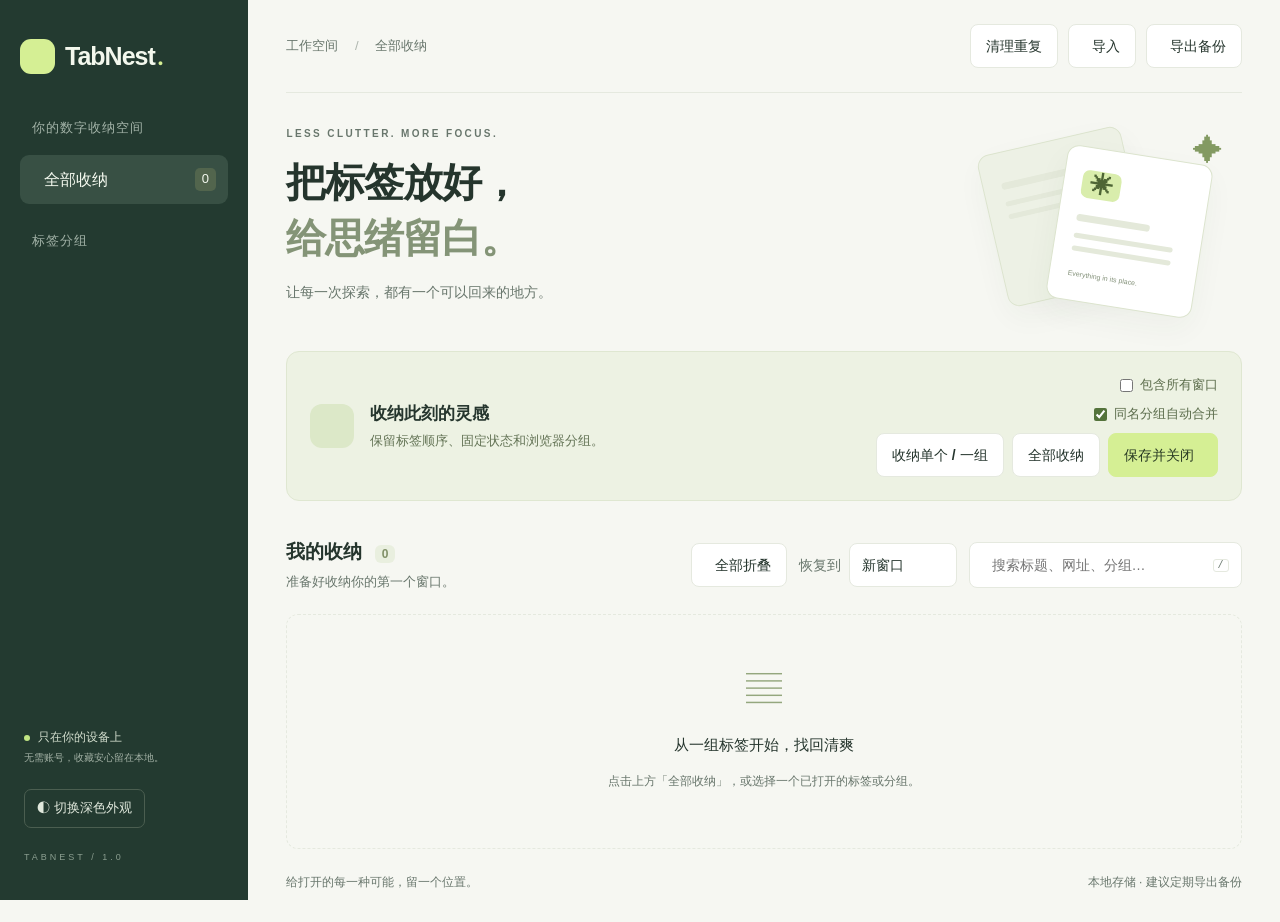
<file: index.html>
<!doctype html>
<!-- 标签收纳管理页：语义化表单、可键盘访问的操作和本地备份入口。 -->
<html lang="zh-CN">
<head>
    <meta charset="UTF-8">
    <meta name="viewport" content="width=device-width, initial-scale=1">
    <title>TabNest · 标签收纳</title>
    <link rel="icon" href="icon.png">
    <link rel="stylesheet" href="styles.css">
    <script src="app.js" type="module"></script>
</head>
<body>
    <aside class="sidebar">
        <a class="brand" href="index.html"><span class="brand-mark" data-icon="archive"></span>
            TabNest<span class="brand-dot">●</span></a>
        <nav class="sidebar-nav" aria-label="收纳分组">
            <p class="sidebar-label">你的数字收纳空间</p>
            <button class="nav active" id="all-records" aria-current="page">
                <span data-icon="grid"></span> 全部收纳 <b id="side-count">0</b></button>
            <p class="sidebar-label group-label">标签分组</p>
            <div id="group-nav"></div>
        </nav>
        <div class="sidebar-bottom">
            <div class="local-note"><span class="status-dot"></span> 只在你的设备上<br><small>无需账号，收藏安心留在本地。</small></div>
            <button id="theme" class="theme-button">◐ 切换深色外观</button>
            <span class="version">TABNEST / 1.0</span>
        </div>
    </aside>
    <main>
        <header class="topbar">
            <span class="breadcrumb">工作空间 <span>/</span> <b id="current-view">全部收纳</b></span>
            <div class="toolbar">
                <button id="deduplicate" class="button" title="相同网址仅保留最新记录中的副本">清理重复</button>
                <button id="import-open" class="button"><span data-icon="upload"></span> 导入</button>
                <button id="export-open" class="button"><span data-icon="download"></span> 导出备份</button>
            </div>
        </header>
        <section class="intro">
            <div><p class="eyebrow">LESS CLUTTER. MORE FOCUS.</p>
                <h1>把标签放好，<br><span>给思绪留白。</span></h1>
                <p class="intro-copy">让每一次探索，都有一个可以回来的地方。</p>
            </div>
            <div class="hero-art" aria-hidden="true">
                <div class="art-card art-back"><i></i><em></em><em></em></div>
                <div class="art-card art-front"><b>✳</b><i></i><em></em><em></em>
                    <span>Everything in its place.</span></div>
                <span class="art-spark">✦</span>
            </div>
        </section>
        <section class="capture-panel" aria-label="收纳标签">
            <div class="capture-icon" data-icon="archive" aria-hidden="true"></div>
            <div class="capture-copy"><h2>收纳此刻的灵感</h2>
                <p>保留标签顺序、固定状态和浏览器分组。</p></div>
            <div class="capture-actions">
                <label class="scope"><input type="checkbox" id="all-windows"> 包含所有窗口</label>
                <label class="scope" title="同名非空分组合并到最新记录，使用最新分组颜色">
                    <input type="checkbox" id="merge-groups" checked> 同名分组自动合并</label>
                <div><button id="choose-open" class="button">收纳单个 / 一组</button>
                    <button id="save-only" class="button">全部收纳</button>
                    <button id="save-close" class="button primary">保存并关闭
                        <span data-icon="external"></span></button></div>
            </div>
        </section>
        <section class="collection" aria-label="已保存的标签">
            <div class="collection-head">
                <div><h2><strong id="collection-title">我的收纳</strong> <span id="record-count">0</span></h2>
                    <p id="stats">准备好收纳你的第一个窗口。</p></div>
                <div class="collection-tools">
                    <button id="collapse-all" class="button collapse-all" type="button" aria-label="全部折叠">
                        <span data-icon="chevron"></span><span>全部折叠</span></button>
                    <label class="restore-choice">恢复到
                        <span class="select-wrap"><select id="restore-target"><option value="current">当前窗口</option>
                            <option value="new" selected>新窗口</option></select>
                            <span data-icon="chevron" class="select-arrow"></span></span></label>
                    <label class="search"><span data-icon="search" aria-hidden="true"></span>
                    <input id="search" type="search" placeholder="搜索标题、网址、分组…" aria-label="搜索收纳">
                        <kbd>/</kbd></label>
                </div>
            </div>
            <div id="records"></div>
            <div id="empty" class="empty"><div>▤</div><h3>从一组标签开始，找回清爽</h3>
                <p>点击上方「全部收纳」，或选择一个已打开的标签或分组。</p></div>
        </section>
        <footer>给打开的每一种可能，留一个位置。<span>本地存储 · 建议定期导出备份</span></footer>
    </main>
    <dialog id="choose-dialog">
        <div class="dialog-head"><h2>从当前窗口选择</h2>
            <button class="icon-button" data-dismiss aria-label="关闭">×</button></div>
        <iframe id="choose-frame" title="选择已打开的标签或分组" width="380" height="580"></iframe>
    </dialog>
    <dialog id="import-dialog">
        <form id="import-form"><div class="dialog-head"><h2>带上你的收藏</h2>
            <button type="button" class="icon-button" data-dismiss aria-label="关闭">×</button></div>
            <p>支持 TabNest JSON 备份、OneTab 导出文本。导入将添加新记录，不覆盖现有内容。</p>
            <label class="file-label">选择备份文件（最大 15 MB）
                <input type="file" id="import-file" accept=".json,.txt,application/json,text/plain"></label>
            <label class="field">或粘贴 OneTab 文本 / JSON
                <textarea id="import-text" rows="8" placeholder="https://example.com | 页面标题"></textarea></label>
            <p class="muted">文本按空行建立「导入分组 1、2…」，自动跳过内部页。
                重复导入会为已有未分组链接补回分组；完整备份请用 JSON。</p>
            <label class="field"><input type="checkbox" id="import-merge" checked> 自动合并同名分组</label>
            <button class="button primary" type="submit">导入到收纳</button>
        </form>
    </dialog>
    <dialog id="export-dialog">
        <form id="export-form"><div class="dialog-head"><h2>为收藏留一份备份</h2>
            <button type="button" class="icon-button" data-dismiss aria-label="关闭">×</button></div>
            <label class="radio"><input type="radio" name="format" value="json" checked>
                <span><b>TabNest JSON</b><small>完整保存分组、颜色、顺序和固定状态，推荐。</small></span></label>
            <label class="radio"><input type="radio" name="format" value="txt">
                <span><b>OneTab 文本</b><small>便于迁移与分享；不包含分组名称、颜色和固定状态。</small></span></label>
            <button class="button primary" type="submit">下载备份</button>
        </form>
    </dialog>
    <dialog id="rename-dialog">
        <form id="rename-form"><div class="dialog-head"><h2>换个好记的名字</h2>
            <button type="button" class="icon-button" data-dismiss aria-label="关闭">×</button></div>
            <label class="field">名称<input id="rename-input" required maxlength="200"></label>
            <button class="button primary" type="submit">保存名称</button>
        </form>
    </dialog>
    <dialog id="delete-dialog">
        <form id="delete-form"><h2>删除这条收纳记录？</h2><p>此操作不会关闭已打开的标签。删除后无法撤销，建议先导出备份。</p>
            <div class="dialog-actions"><button type="button" class="button" data-dismiss>取消</button>
                <button type="submit" class="button danger">确认删除</button></div></form>
    </dialog>
    <div id="toast" role="status" aria-live="polite" hidden></div>
</body>
</html>
</file>
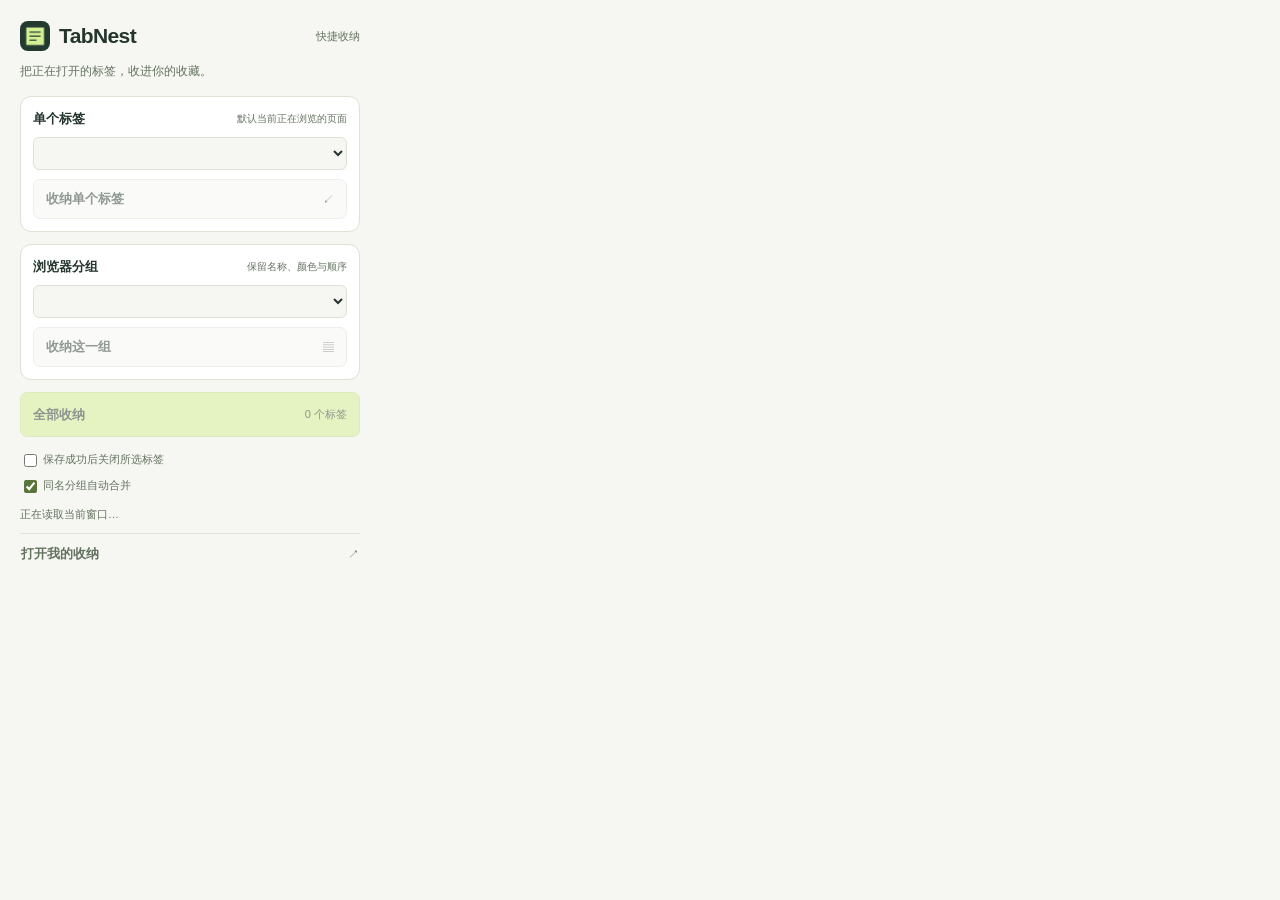
<file: popup.html>
<!doctype html>
<!-- 从当前浏览窗口直接收纳单个标签、原生分组或窗口全部标签。 -->
<html lang="zh-CN">
<head>
    <meta charset="UTF-8">
    <meta name="viewport" content="width=device-width, initial-scale=1">
    <title>TabNest · 快捷收纳</title>
    <link rel="stylesheet" href="popup.css">
    <script type="module" src="popup.js"></script>
</head>
<body>
    <header><img src="icon.png" width="30" height="30" alt=""><b>TabNest</b><span>快捷收纳</span></header>
    <p class="lead">把正在打开的标签，收进你的收藏。</p>
    <section>
        <label for="tab-choice">单个标签 <span>默认当前正在浏览的页面</span></label>
        <select id="tab-choice" aria-label="选择要收纳的标签"></select>
        <button id="capture-tab" disabled>收纳单个标签 <span>↙</span></button>
    </section>
    <section>
        <label for="group-choice">浏览器分组 <span>保留名称、颜色与顺序</span></label>
        <select id="group-choice" aria-label="选择要收纳的分组"></select>
        <button id="capture-group" disabled>收纳这一组 <span>▤</span></button>
    </section>
    <button id="capture-window" class="primary" disabled>全部收纳 <span id="window-count">0 个标签</span></button>
    <div class="settings">
        <label><input id="close-tabs" type="checkbox"> 保存成功后关闭所选标签</label>
        <label><input id="merge-groups" type="checkbox" checked> 同名分组自动合并</label>
    </div>
    <p id="status" role="status" aria-live="polite">正在读取当前窗口…</p>
    <button id="open-manager" class="manager">打开我的收纳 <span>↗</span></button>
</body>
</html>
</file>
<file: styles.css>
/* 管理页视觉：暖白画布、墨绿导航和层叠卡片，同时覆盖暗色、窄屏与键盘焦点。 */
:root {
    color-scheme: light;
    --bg: #f6f7f2;
    --surface: #fff;
    --ink: #25352d;
    --muted: #68766c;
    --line: #e5e9df;
    --soft: #f3f6ed;
    --accent: #d5ef94;
    font: 15px/1.6 "Segoe UI", "Microsoft YaHei", sans-serif;
}
* { box-sizing: border-box; }
body { margin: 0; background: var(--bg); color: var(--ink); font: inherit; }
button, input, textarea, select { font: inherit; }
button { cursor: pointer; }
button, a, input, textarea { -webkit-tap-highlight-color: transparent; }
button:focus-visible, a:focus-visible, input:focus-visible, textarea:focus-visible, select:focus-visible {
    outline: 3px solid #7aa546; outline-offset: 3px;
}
button:disabled { cursor: wait; opacity: .55; }
button { color: inherit; }
.icon { display: block; width: 20px; height: 20px; flex-shrink: 0; }
[data-icon] { display: inline-flex; align-items: center; justify-content: center; flex-shrink: 0; }
.brand-mark .icon, .capture-icon .icon { width: 24px; height: 24px; }
.chevron { color: #607565; transition: transform .15s ease; }
.chevron.is-closed { transform: rotate(-90deg); }
.collapse-all .icon { transition: transform .15s ease; }
.collapse-all .icon.is-closed { transform: rotate(-90deg); }
.sidebar { position: fixed; inset: 0 auto 0 0; width: 248px; padding: 36px 20px; background: #233a30;
    color: #f3f8ed; display: flex; flex-direction: column; }
.sidebar-nav { flex: 1; min-height: 0; overflow-y: auto; margin: 20px -5px; padding: 0 5px;
    scrollbar-width: thin; scrollbar-color: #59705f transparent; }
.brand { display: flex; align-items: center; gap: 10px; color: inherit; text-decoration: none;
    font-size: 25px; font-weight: 650; letter-spacing: -1px; }
.brand-mark { display: grid; place-items: center; width: 35px; height: 35px; background: #d5ef94;
    color: #233a30; border-radius: 11px; font-size: 27px; }
.brand-dot { color: #d5ef94; font-size: 9px; margin-top: 14px; margin-left: -7px; }
.sidebar-label { font-size: 13px; color: #a2b2a7; margin: 22px 12px 16px; letter-spacing: 1px; }
.group-label { margin-top: 27px; margin-bottom: 9px; }
.nav { width: 100%; border: 0; border-radius: 9px; padding: 12px; display: flex; gap: 12px; align-items: center;
    background: transparent; color: #d1ddcf; text-align: left; margin-bottom: 5px;
    font-size: 16px; font-weight: 500; line-height: 1.6; }
.nav:hover { background: #30483b; }
.nav.active { background: #385044; color: #f4f9ef; }
.nav-title { overflow: hidden; text-overflow: ellipsis; white-space: nowrap; min-width: 0; }
.nav b { margin-left: auto; font-size: 13px; background: #52654d; padding: 1px 7px; border-radius: 5px;
    flex-shrink: 0; font-weight: 500; }
.sidebar-bottom { flex-shrink: 0; padding: 0 4px; }
.brand { flex-shrink: 0; }
.local-note { font-size: 12px; color: #d2ddcd; }
.status-dot { display: inline-block; width: 6px; height: 6px; border-radius: 50%;
    background: #c1e583; margin-right: 5px; }
.local-note small { color: #a3b1a5; font-size: 10px; }
.theme-button { margin: 22px 0; border: 1px solid #4b5e50; border-radius: 7px;
    padding: 8px 12px; background: transparent; color: #e0e8dc; font-size: 13px;
    display: inline-flex; gap: 8px; align-items: center; }
.version { display: block; color: #8b9e90; font-size: 9px; letter-spacing: 3px; }
/* 两侧使用同一间距，避免超宽窗口的剩余空间全部堆在右侧。 */
main { margin-left: 248px; padding: 0 clamp(28px, 3vw, 64px); }
.topbar { height: 93px; display: flex; align-items: center; justify-content: space-between;
    border-bottom: 1px solid var(--line); }
.breadcrumb { font-size: 13px; color: var(--muted); }
.breadcrumb b { font-weight: 400; overflow-wrap: anywhere; }
.collection-head h2 strong { font-weight: inherit; overflow-wrap: anywhere; }
.breadcrumb span { padding: 0 13px; opacity: .5; }
.toolbar { display: flex; gap: 10px; }
.button { border: 1px solid var(--line); border-radius: 8px; background: var(--surface);
    padding: 10px 15px; font-size: 14px; font-weight: 550; transition: background .15s, transform .15s;
    display: inline-flex; align-items: center; justify-content: center; gap: 8px; white-space: nowrap; }
.button:hover { background: var(--soft); transform: translateY(-1px); }
.primary { background: var(--accent); border-color: var(--accent); color: #283a23; }
.primary:hover { background: #c6e580; }
.intro { min-height: 258px; display: flex; align-items: center; justify-content: space-between; padding: 25px 0; }
.eyebrow { color: var(--muted); font-size: 10px; font-weight: 600; letter-spacing: 2.4px; margin: 0 0 13px; }
h1 { font-size: clamp(29px, 3.1vw, 43px); letter-spacing: -1px; line-height: 1.4; margin: 0; font-weight: 600; }
h1 span { color: #849477; }
.intro-copy { margin-top: 15px; font-size: 14px; color: var(--muted); }
.hero-art { width: 220px; height: 190px; position: relative; margin-right: 34px; }
.art-card { position: absolute; width: 147px; height: 155px; border-radius: 12px; padding: 18px;
    border: 1px solid #dce4ce; box-shadow: 0 12px 30px #32402c0b; }
.art-back { transform: rotate(-13deg); top: 12px; left: 3px; background: #edf1e5; }
.art-front { transform: rotate(9deg); right: 5px; top: 27px; background: #fff; }
.art-card i, .art-card em { display: block; border-radius: 3px; height: 7px; width: 74px;
    background: #e4e9da; margin: 12px 0; }
.art-card em { width: 100px; height: 5px; margin: 8px 0; }
.art-front b { background: #d9edac; padding: 1px 8px; border-radius: 7px; font-size: 23px; color: #4e6535; }
.art-front span { font-size: 7px; color: #829078; }
.art-spark { position: absolute; top: 0; right: -15px; font-size: 30px; color: #839a62; }
.capture-panel { background: #edf2e3; border: 1px solid #dfe7d1; border-radius: 13px;
    display: flex; align-items: center; gap: 16px; padding: 23px; }
.capture-icon { width: 44px; height: 44px; background: #dce8c8; display: grid; place-items: center;
    border-radius: 12px; font-size: 23px; color: #55713b; }
h2 { font-size: 17px; font-weight: 600; margin: 0; }
.capture-copy p { margin: 4px 0 0; color: #647456; font-size: 13px; }
.capture-actions { margin-left: auto; text-align: right; }
.capture-actions > div { display: flex; flex-wrap: wrap; gap: 8px; }
.scope { display: block; font-size: 13px; margin-bottom: 8px; color: #5b6c4b; }
input[type="checkbox"], input[type="radio"] { accent-color: #54733b; vertical-align: middle; }
.collection { margin-top: 36px; }
.collection-head { display: flex; align-items: center; justify-content: space-between; gap: 16px;
    margin-bottom: 21px; }
.collection-head h2 { font-size: 19px; }
.collection-head h2 span { font-size: 12px; margin-left: 7px; color: #809067; background: #e9efdf;
    border-radius: 6px; padding: 2px 7px; }
.collection-head p { font-size: 13px; color: var(--muted); margin: 5px 0 0; }
.collection-tools { display: flex; align-items: center; justify-content: flex-end; gap: 12px; flex-wrap: wrap; }
.restore-choice { display: flex; align-items: center; gap: 8px; color: var(--muted); font-size: 14px; }
.restore-choice select { background: var(--surface); color: var(--ink); border: 1px solid var(--line);
    border-radius: 8px; padding: 10px 38px 10px 12px; appearance: none; cursor: pointer; }
.select-wrap { position: relative; display: inline-flex; }
.select-arrow { position: absolute; right: 10px; top: 50%; transform: translateY(-50%); pointer-events: none; }
.search { background: var(--surface); border: 1px solid var(--line); display: flex; align-items: center;
    padding: 6px 12px; border-radius: 8px; gap: 8px; }
.search > span { color: var(--muted); }
.search input { background: transparent; border: 0; outline: none; color: var(--ink);
    width: 215px; font-size: 14px; min-height: 32px; }
.search:focus-within { outline: 2px solid #7aa546; }
kbd { font: 10px monospace; color: var(--muted); padding: 0 4px; border: 1px solid var(--line); border-radius: 3px; }
.record { background: var(--surface); border: 1px solid var(--line); border-radius: 12px;
    margin-bottom: 16px; overflow: hidden; }
.record-head { padding: 18px 21px; display: flex; align-items: center; gap: 10px; }
.record-title { min-width: 0; flex: 1; }
.record-title h3 { margin: 0; font-size: 16px; font-weight: 600; overflow-wrap: anywhere; }
.record-title p { margin: 4px 0 0; font-size: 12px; color: var(--muted); }
.record-symbol { border-radius: 11px; background: var(--soft); color: #728c53; width: 42px; height: 42px;
    display: grid; place-items: center; font-size: 20px; margin-right: 4px; flex-shrink: 0; }
.icon-button { border: 0; background: transparent; border-radius: 8px; padding: 8px; min-width: 36px;
    min-height: 36px; display: inline-flex; align-items: center; justify-content: center; color: var(--muted); }
.icon-button:hover { background: var(--soft); }
.text-button { background: transparent; border: 0; color: #607b47; font-size: 14px;
    border-radius: 6px; padding: 7px 9px; display: inline-flex; align-items: center; gap: 6px; }
.text-button:hover { background: var(--soft); }
.record-body { padding: 0 21px 12px; }
.group { border-top: 1px solid var(--line); padding-top: 7px; }
.group-header { display: flex; align-items: center; gap: 6px; padding: 5px 0 9px; }
.group-name { border: 0; background: transparent; font-size: 15px; font-weight: 550;
    display: flex; align-items: center; gap: 9px; min-width: 0; min-height: 36px;
    text-align: left; padding: 6px; border-radius: 7px; overflow-wrap: anywhere; }
.group-name:hover { background: var(--soft); }
.group-count { color: var(--muted); font-size: 12px; font-weight: 400; background: var(--soft);
    border-radius: 5px; padding: 1px 7px; }
.group-header .text-button { margin-left: auto; flex-shrink: 0; }
.color-dot { width: 9px; height: 9px; border-radius: 50%; background: #9baca0; flex-shrink: 0; }
.color-blue { background: #5c92e8; }
.color-red { background: #df706f; }
.color-yellow { background: #dfbd55; }
.color-green { background: #7ca56b; }
.color-pink { background: #db90bd; }
.color-purple { background: #a381d4; }
.color-cyan { background: #64b7be; }
.color-orange { background: #dd9c65; }
.tab-row { display: flex; align-items: center; gap: 12px; padding: 10px 8px; min-height: 58px; border-radius: 9px; }
.tab-row:hover { background: var(--soft); }
.delete-tab { flex-shrink: 0; color: var(--muted); }
.delete-tab:hover { color: #bd4c43; background: #bd4c4315; }
.undo-button { margin-left: 14px; color: #d5ef94; background: transparent; border: 0;
    text-decoration: underline; font: inherit; padding: 4px 6px; }
.favicon { display: grid; place-items: center; width: 36px; height: 36px; border: 1px solid var(--line);
    border-radius: 10px; color: #526e41; background: var(--soft); font: 600 13px "Segoe UI", sans-serif;
    letter-spacing: .3px; flex-shrink: 0; }
.tab-link { text-decoration: none; color: var(--ink); flex: 1; min-width: 0; font-size: 16px;
    overflow: hidden; text-overflow: ellipsis; white-space: nowrap; }
.tab-link:hover { color: #76924e; }
.tab-domain { color: var(--muted); font-size: 13px; max-width: 220px; overflow: hidden;
    white-space: nowrap; text-overflow: ellipsis; }
.pin { font-size: 12px; color: var(--muted); }
.empty { text-align: center; padding: 45px 20px; border: 1px dashed var(--line); border-radius: 12px; }
.empty > div { font-size: 36px; color: #94a77e; }
.empty h3 { font-size: 15px; font-weight: 500; }
.empty p { font-size: 12px; color: var(--muted); }
footer { display: flex; justify-content: space-between; padding: 24px 0 30px; font-size: 12px; color: var(--muted); }
dialog { width: min(540px, 92vw); background: var(--surface); color: var(--ink); border: 1px solid var(--line);
    border-radius: 16px; padding: 26px; box-shadow: 0 24px 100px #122d3333; }
dialog::backdrop { background: #132a2455; backdrop-filter: blur(4px); }
#choose-dialog { width: 420px; padding: 18px; }
#choose-frame { display: block; border: 0; max-width: 100%; }
.dialog-head { display: flex; align-items: center; justify-content: space-between; margin-bottom: 12px; }
dialog p { font-size: 12px; color: var(--muted); }
.field, .file-label { display: block; margin: 18px 0; font-size: 12px; }
.field input, textarea { display: block; width: 100%; border: 1px solid var(--line); border-radius: 7px;
    background: var(--bg); color: var(--ink); padding: 10px; margin-top: 7px; }
textarea { resize: vertical; }
input[type="file"] { display: block; margin-top: 9px; max-width: 100%; font-size: 12px; }
.radio { display: flex; align-items: flex-start; gap: 10px; border: 1px solid var(--line);
    padding: 15px; border-radius: 9px; margin: 16px 0; }
.radio small { display: block; color: var(--muted); font-size: 11px; margin-top: 4px; }
.dialog-actions { display: flex; justify-content: flex-end; gap: 10px; margin-top: 22px; }
.danger { background: #a13c35; color: #fff; border-color: #a13c35; }
.danger:hover { background: #87312b; }
#toast { position: fixed; bottom: 26px; left: calc(50% + 100px); transform: translateX(-50%);
    background: #273e32; color: #f3f8e9; border-radius: 10px; padding: 13px 20px;
    box-shadow: 0 5px 30px #0002; max-width: min(650px, 85vw); z-index: 5; font-size: 14px; }
#toast.error { background: #8b3b35; }
[hidden] { display: none !important; }
:root[data-theme="dark"] { color-scheme: dark; --bg: #18221d; --surface: #222f27; --ink: #e5eddf;
    --muted: #a1b09c; --line: #364338; --soft: #2c3a2f; }
[data-theme="dark"] .capture-panel { background: #2b3828; border-color: #425038; }
[data-theme="dark"] .capture-copy p, [data-theme="dark"] .scope { color: #b0c39c; }
[data-theme="dark"] .text-button, [data-theme="dark"] .favicon { color: #afc792; }
[data-theme="dark"] .chevron { color: #adc0a9; }
@media (max-width: 1100px) {
    .sidebar { width: 190px; }
    main { margin-left: 190px; padding: 0 4%; }
    .hero-art { margin-right: 0; transform: scale(.88); }
    .capture-panel { flex-wrap: wrap; }
    .capture-actions { display: flex; align-items: center; gap: 16px; width: 100%; justify-content: flex-end; }
    .scope { margin-bottom: 0; }
}
@media (max-width: 760px) {
    .sidebar { position: relative; width: 100%; padding: 18px 24px; }
    .sidebar-label, .sidebar-bottom { display: none; }
    .sidebar-nav { flex: none; display: flex; gap: 6px; overflow-x: auto; margin: 15px 0 0; padding: 0 0 4px; }
    #group-nav { display: flex; gap: 6px; }
    .nav { width: auto; flex-shrink: 0; white-space: nowrap; padding: 8px 10px; margin-bottom: 0; }
    .nav-title { max-width: 150px; }
    main { margin-left: 0; padding: 0 5%; }
    .topbar { min-height: 73px; height: auto; padding: 12px 0; gap: 10px; flex-wrap: wrap; }
    .hero-art { display: none; }
    .intro { min-height: 230px; }
    .collection-head { align-items: stretch; flex-direction: column; }
    .collection-tools { justify-content: flex-start; }
    .search input { width: 100%; }
    .capture-panel { padding: 16px; }
    .capture-actions { flex-wrap: wrap; justify-content: flex-start; }
    .record-head { padding: 13px; flex-wrap: wrap; }
    .record-body { padding: 0 12px 12px; }
    .record-symbol, .tab-domain { display: none; }
    .record-head .button { padding: 7px 9px; }
    footer { gap: 10px; flex-direction: column; }
    #toast { left: 50%; }
}
@media (prefers-reduced-motion: reduce) {
    *, *::before, *::after { transition: none !important; scroll-behavior: auto !important; }
}
</file>
<file: popup.css>
/* 快捷收纳面板沿用墨绿与浅绿视觉，紧凑布局适配 Edge 工具栏弹窗。 */
:root { color-scheme: light; font: 13px/1.5 "Segoe UI", "Microsoft YaHei", sans-serif;
    --bg: #f6f7f2; --surface: #fff; --ink: #25352d; --muted: #647260; --line: #dce3d6; }
* { box-sizing: border-box; }
body { width: 380px; margin: 0; padding: 20px; background: var(--bg); color: var(--ink); }
header { display: flex; align-items: center; gap: 9px; }
header img { border-radius: 8px; }
header b { font-size: 21px; letter-spacing: -.6px; }
header > span { margin-left: auto; color: var(--muted); font-size: 11px; }
.lead { color: var(--muted); margin: 10px 0 16px; font-size: 12px; }
section { border: 1px solid var(--line); border-radius: 11px; padding: 12px; margin: 12px 0;
    background: var(--surface); }
section > label { display: flex; align-items: center; justify-content: space-between; font-weight: 600; }
section > label span { color: var(--muted); font-size: 10px; font-weight: 400; }
button, select { font: inherit; color: inherit; }
select { width: 100%; padding: 7px; margin: 9px 0; background: var(--bg); border: 1px solid var(--line);
    border-radius: 6px; overflow: hidden; text-overflow: ellipsis; }
button { display: flex; align-items: center; justify-content: space-between; width: 100%; padding: 9px 12px;
    border: 1px solid var(--line); border-radius: 7px; background: var(--bg); cursor: pointer; font-weight: 600; }
button:hover { filter: brightness(.97); }
button:disabled { opacity: .5; cursor: default; }
button:focus-visible, select:focus-visible, input:focus-visible { outline: 3px solid #7aa546; outline-offset: 2px; }
button span { font-weight: 400; font-size: 11px; }
.primary { background: #d5ef94; border-color: #c7df8a; color: #25352d; padding: 12px; }
.settings { display: grid; gap: 7px; margin-top: 14px; font-size: 11px; color: var(--muted); }
input { accent-color: #5a753b; vertical-align: middle; }
#status { margin: 10px 0; font-size: 11px; color: var(--muted); min-height: 17px; overflow-wrap: anywhere; }
#status.error { color: #bd4c43; }
.manager { background: transparent; border-color: transparent; border-top-color: var(--line);
    border-radius: 0; padding: 10px 0 0; color: var(--muted); }
:root[data-theme="dark"] { color-scheme: dark; --bg: #18221d; --surface: #222f27; --ink: #e5eddf;
    --muted: #a1b09c; --line: #3e4d3e; }
</file>
